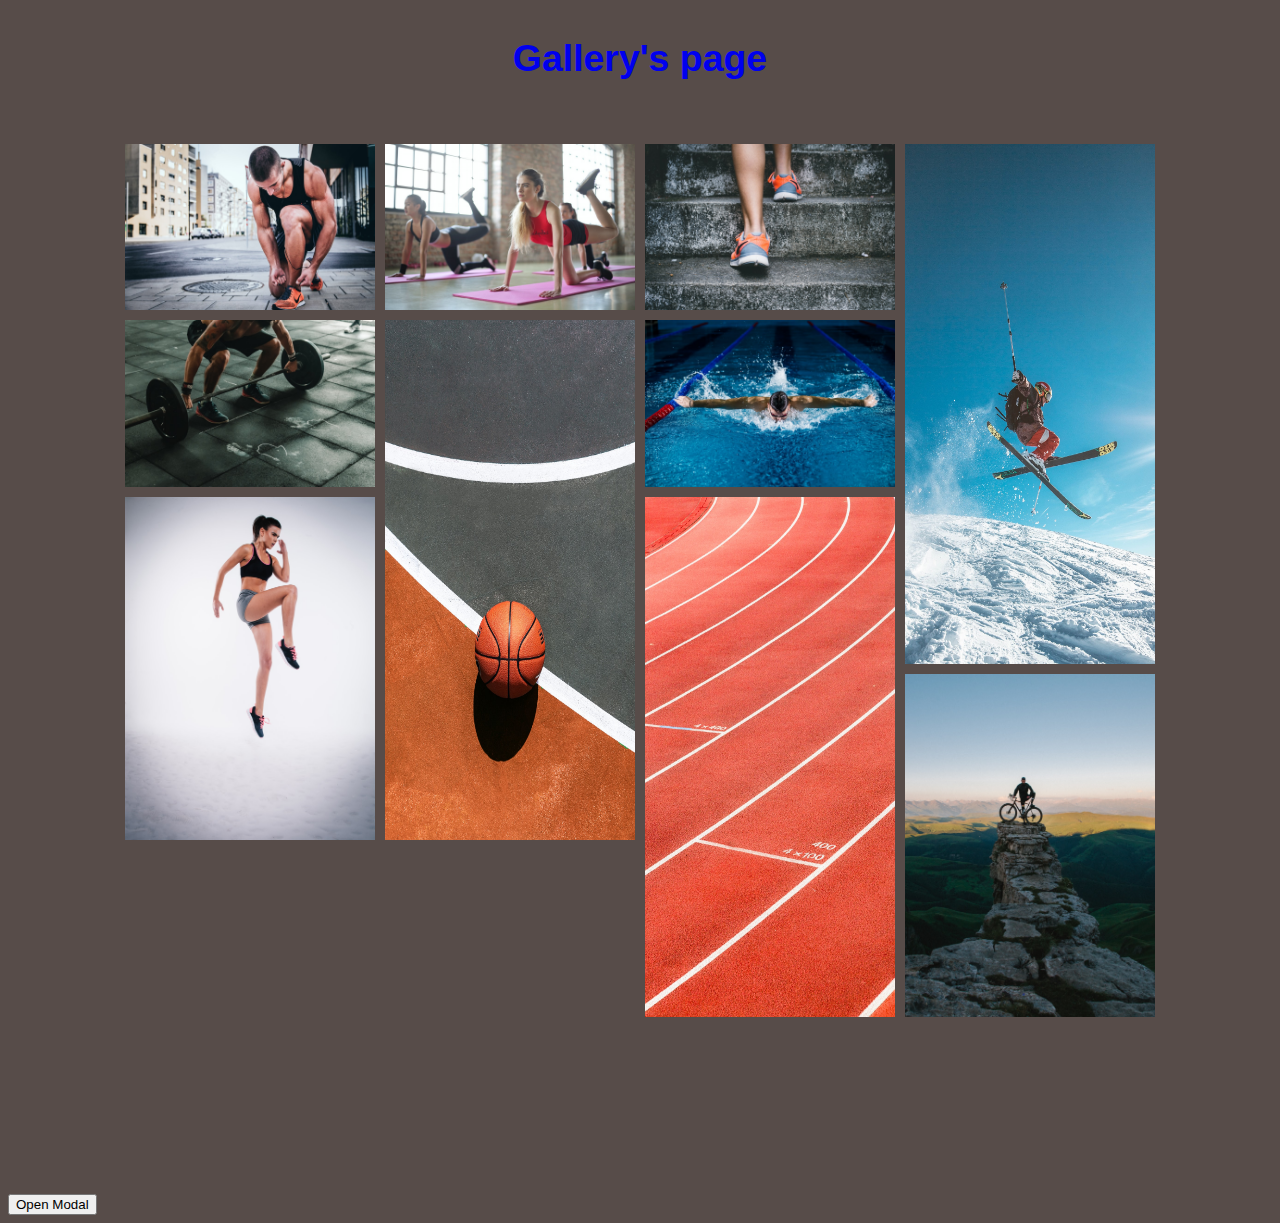
<file: ex01/src/index.html>
<!DOCTYPE html>
<html lang="en">

<head>
    <meta charset="UTF-8">
    <meta http-equiv="X-UA-Compatible" content="IE=edge">
    <meta name="viewport" content="width=device-width, initial-scale=1.0">
    <title>Gallery's page</title>
    <link rel="stylesheet" href="../style/index.css">
    <link rel="stylesheet" href="../images/">
    <link rel="stylesheet" href="../scripts/index.js">
    <link rel="stylesheet" href="../texts/">
</head>

<body>

    <main>
        <nav id="main"></nav>
        <a href="../images/" class="modall" target="_blank">
            <h3>Gallery's page</h3>
        </a>
        </nav>

        <div class="portfolio">
            <div class="portfolio-item small" class="myImg">
                <a href="image01.html"><img class="w-100" src="../images/img1.jpg"></a>
            </div>
            <div class="portfolio-item small" class="myImg">
                <a href="image02.html"><img class="w-100" src="../images/img2.jpg"></a>
            </div>
            <div class="portfolio-item small" class="myImg">
                <a href="image03.html"><img class="w-100" src="../images/img3.jpg"></a>
            </div>
            <div class="portfolio-item large" class="myImg">
                <a href="image04.html"><img class="w-100" src="../images/img4.jpg"></a>
            </div>
            <div class="portfolio-item small" class="myImg">
                <a href="image05.html"><img class="w-100" src="../images/img5.jpg"></a>
            </div>
            <div class="portfolio-item large" class="myImg">
                <a href="image06.html"><img class="w-100" src="../images/img6.jpg"></a>
            </div>
            <div class="portfolio-item small" class="myImg">
                <a href="image07.html"><img class="w-100" src="../images/img7.jpg"></a>
            </div>
            <div class="portfolio-item medium" class="myImg">
                <a href="image08.html"><img class="w-100" src="../images/img8.jpg"></a>
            </div>
            <div class="portfolio-item large" class="myImg">
                <a href="image09.html"><img class="w-100" src="../images/img9.jpg"></a>
            </div>
            <div class="portfolio-item medium" class="myImg">
                <a href="image10.html"><img class="w-100" src="../images/img10.jpg"></a>
            </div>
        </div>
        <!-- Trigger/Open The Modal -->
        <a href="../images/" target="_blank"><button id="myBtn">Open Modal</button></a>

        <!-- The Modal -->
        <div id="myModal" class="modal">

            <!-- Modal content -->
            <div class="modal-content">
                <span class="close">&times;</span>
                <p>Open Gallery's page</p>
            </div>

        </div>

</body>

</html>
</file>
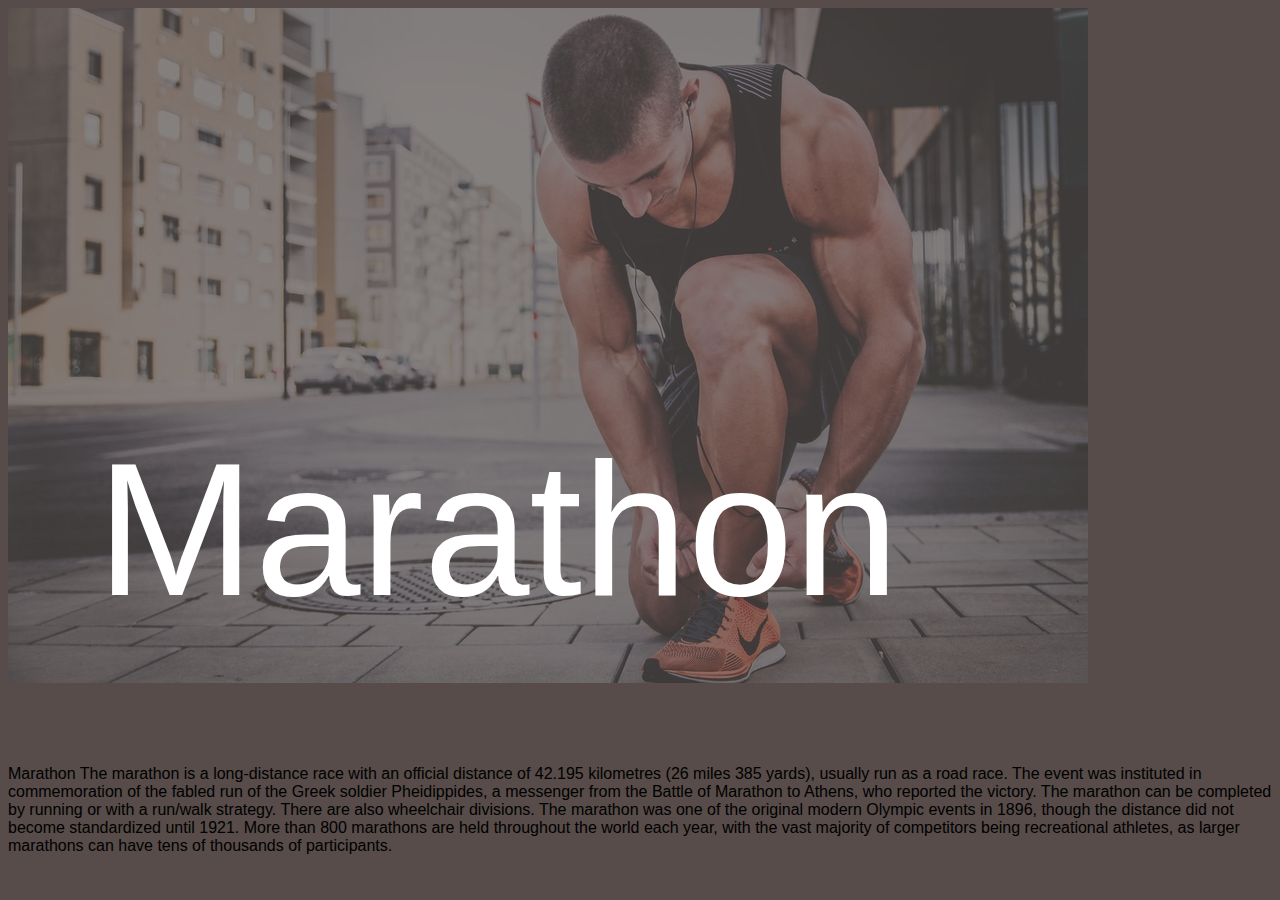
<file: ex01/src/image01.html>
<!DOCTYPE html>
<html lang="en">

<head>
    <meta charset="UTF-8">
    <meta http-equiv="X-UA-Compatible" content="IE=edge">
    <meta name="viewport" content="width=device-width, initial-scale=1.0">
    <title>modal</title>
    <link rel="stylesheet" href="../style/index.css">
    <link rel="stylesheet" href="../images/">
    <link rel="stylesheet" href="../scripts/index.js">
    <link rel="stylesheet" href="../texts/img1.txt">
</head>


<body>
    <section>
        <div class="title">
            <a href="../images/img1.jpg"><img src="../images/img1.jpg" alt="Marathon" title="Marathon" class="sjena"></a>
        </div>
    </section>
    <h1 class="text1">Marathon</h1>
    <p>Marathon The marathon is a long-distance race with an official distance of 42.195 kilometres (26 miles 385 yards), usually run as a road race. The event was instituted in commemoration of the fabled run of the Greek soldier Pheidippides, a messenger
        from the Battle of Marathon to Athens, who reported the victory. The marathon can be completed by running or with a run/walk strategy. There are also wheelchair divisions. The marathon was one of the original modern Olympic events in 1896, though
        the distance did not become standardized until 1921. More than 800 marathons are held throughout the world each year, with the vast majority of competitors being recreational athletes, as larger marathons can have tens of thousands of participants.</p>

</body>

</html>
</file>
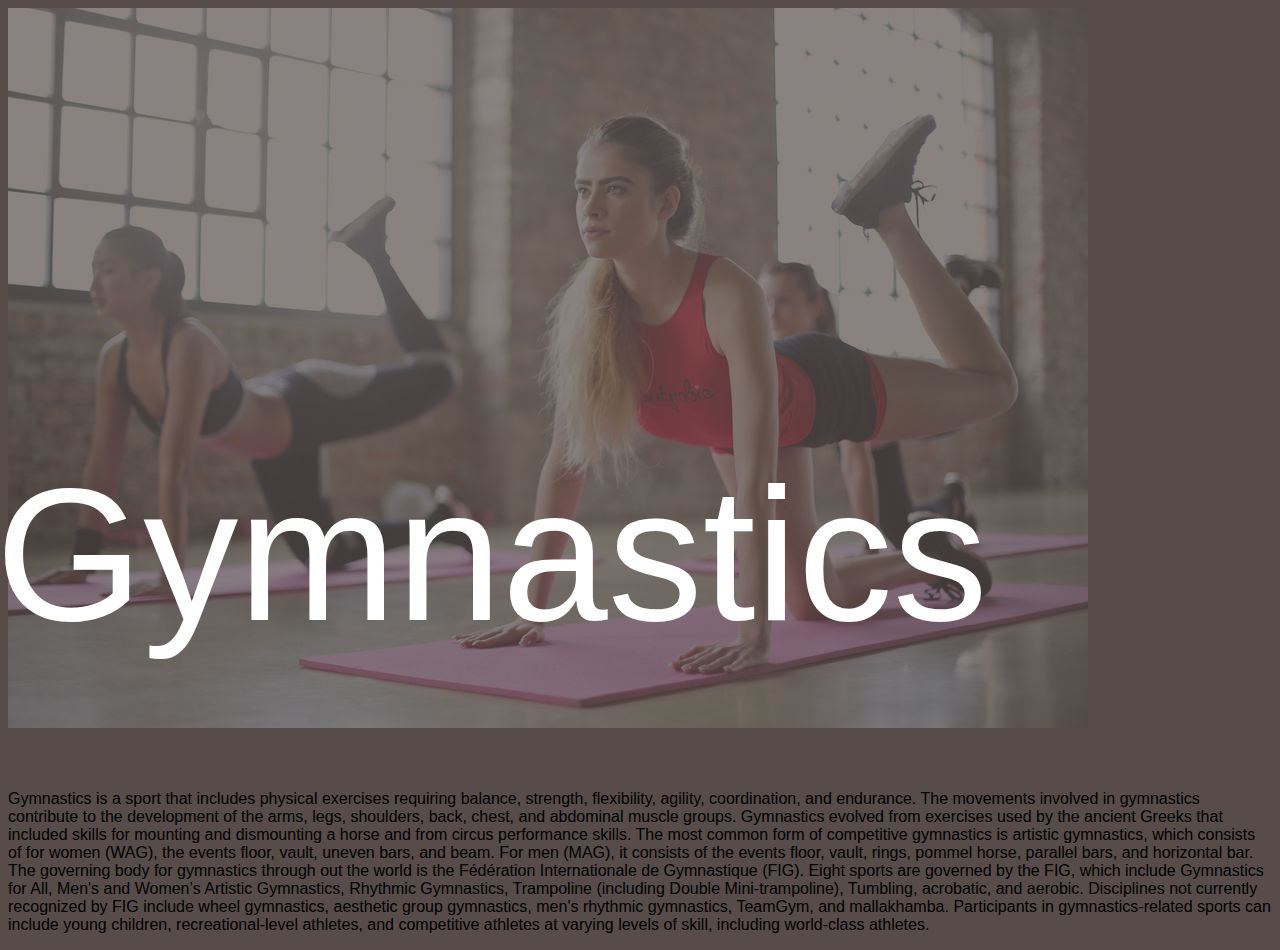
<file: ex01/src/image02.html>
<!DOCTYPE html>
<html lang="en">

<head>
    <meta charset="UTF-8">
    <meta http-equiv="X-UA-Compatible" content="IE=edge">
    <meta name="viewport" content="width=device-width, initial-scale=1.0">
    <title>modal</title>
    <link rel="stylesheet" href="../style/index.css">
    <link rel="stylesheet" href="../images/">
    <link rel="stylesheet" href="../scripts/index.js">
    <link rel="stylesheet" href="../texts/img2.txt">
</head>


<body>

</body>
<section>
    <div class="title">
        <a href="../images/img2.jpg"><img src="../images/img2.jpg" alt="Gymnastics" title="Gymnastics" class="sjena"></a>
    </div>
</section>
<h1 class="text2">Gymnastics</h1>
<p>Gymnastics is a sport that includes physical exercises requiring balance, strength, flexibility, agility, coordination, and endurance. The movements involved in gymnastics contribute to the development of the arms, legs, shoulders, back, chest, and abdominal
    muscle groups. Gymnastics evolved from exercises used by the ancient Greeks that included skills for mounting and dismounting a horse and from circus performance skills. The most common form of competitive gymnastics is artistic gymnastics, which
    consists of for women (WAG), the events floor, vault, uneven bars, and beam. For men (MAG), it consists of the events floor, vault, rings, pommel horse, parallel bars, and horizontal bar. The governing body for gymnastics through out the world is
    the Fédération Internationale de Gymnastique (FIG). Eight sports are governed by the FIG, which include Gymnastics for All, Men's and Women’s Artistic Gymnastics, Rhythmic Gymnastics, Trampoline (including Double Mini-trampoline), Tumbling, acrobatic,
    and aerobic. Disciplines not currently recognized by FIG include wheel gymnastics, aesthetic group gymnastics, men's rhythmic gymnastics, TeamGym, and mallakhamba. Participants in gymnastics-related sports can include young children, recreational-level
    athletes, and competitive athletes at varying levels of skill, including world-class athletes.</p>

</html>
</file>
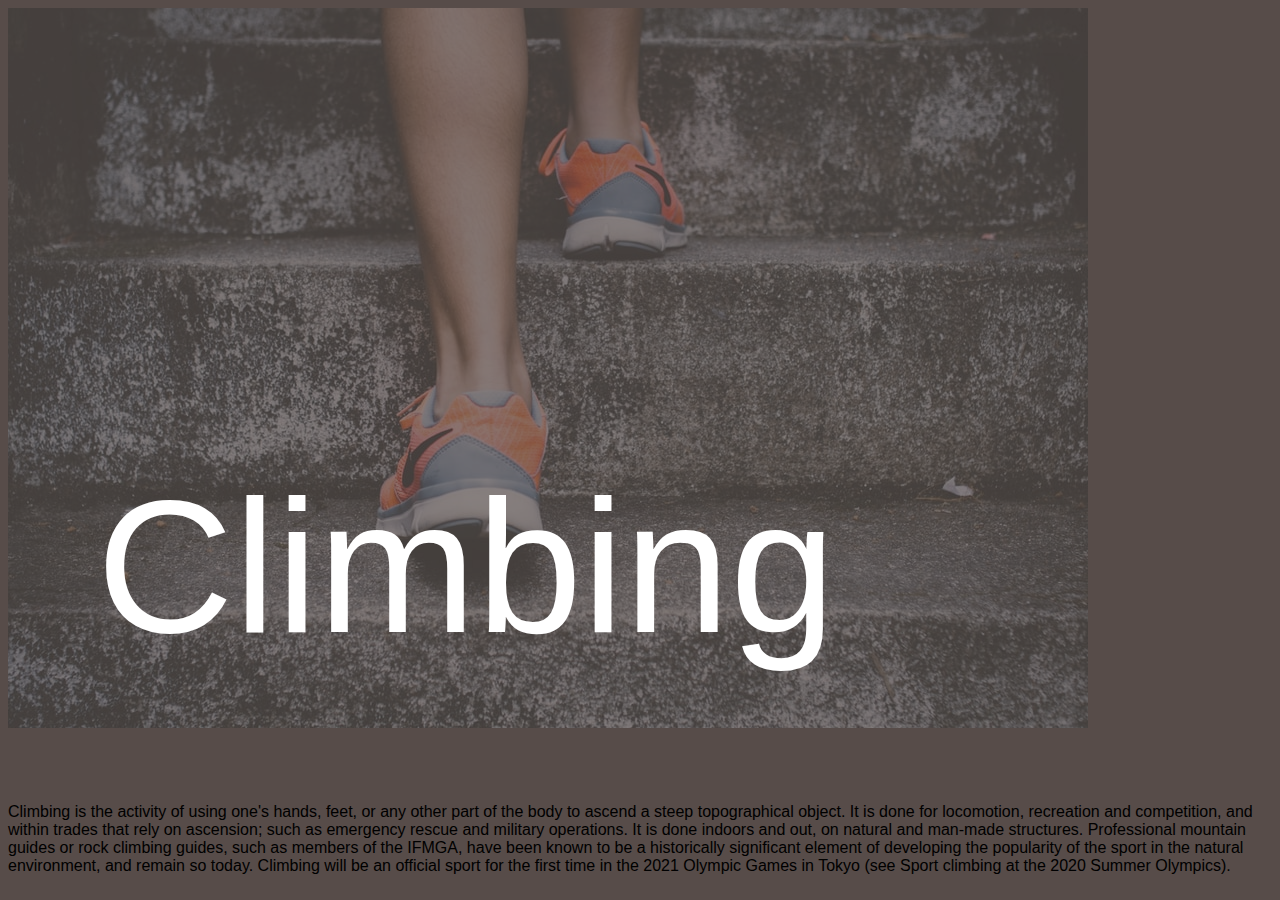
<file: ex01/src/image03.html>
<!DOCTYPE html>
<html lang="en">

<head>
    <meta charset="UTF-8">
    <meta http-equiv="X-UA-Compatible" content="IE=edge">
    <meta name="viewport" content="width=device-width, initial-scale=1.0">
    <title>modal</title>
    <link rel="stylesheet" href="../style/index.css">
    <link rel="stylesheet" href="../images/">
    <link rel="stylesheet" href="../scripts/index.js">
    <link rel="stylesheet" href="../texts/img3.txt">
</head>

<body>
    <section>
        <div class="title">
            <a href="../images/img3.jpg"><img src="../images/img3.jpg" alt="Climbing" title="Climbing" class="sjena"></a>
        </div>
    </section>
    <h1 class="text3">Climbing</h1>
    <p>Climbing is the activity of using one's hands, feet, or any other part of the body to ascend a steep topographical object. It is done for locomotion, recreation and competition, and within trades that rely on ascension; such as emergency rescue and
        military operations. It is done indoors and out, on natural and man-made structures. Professional mountain guides or rock climbing guides, such as members of the IFMGA, have been known to be a historically significant element of developing the
        popularity of the sport in the natural environment, and remain so today. Climbing will be an official sport for the first time in the 2021 Olympic Games in Tokyo (see Sport climbing at the 2020 Summer Olympics).</p>
</body>

</html>
</file>
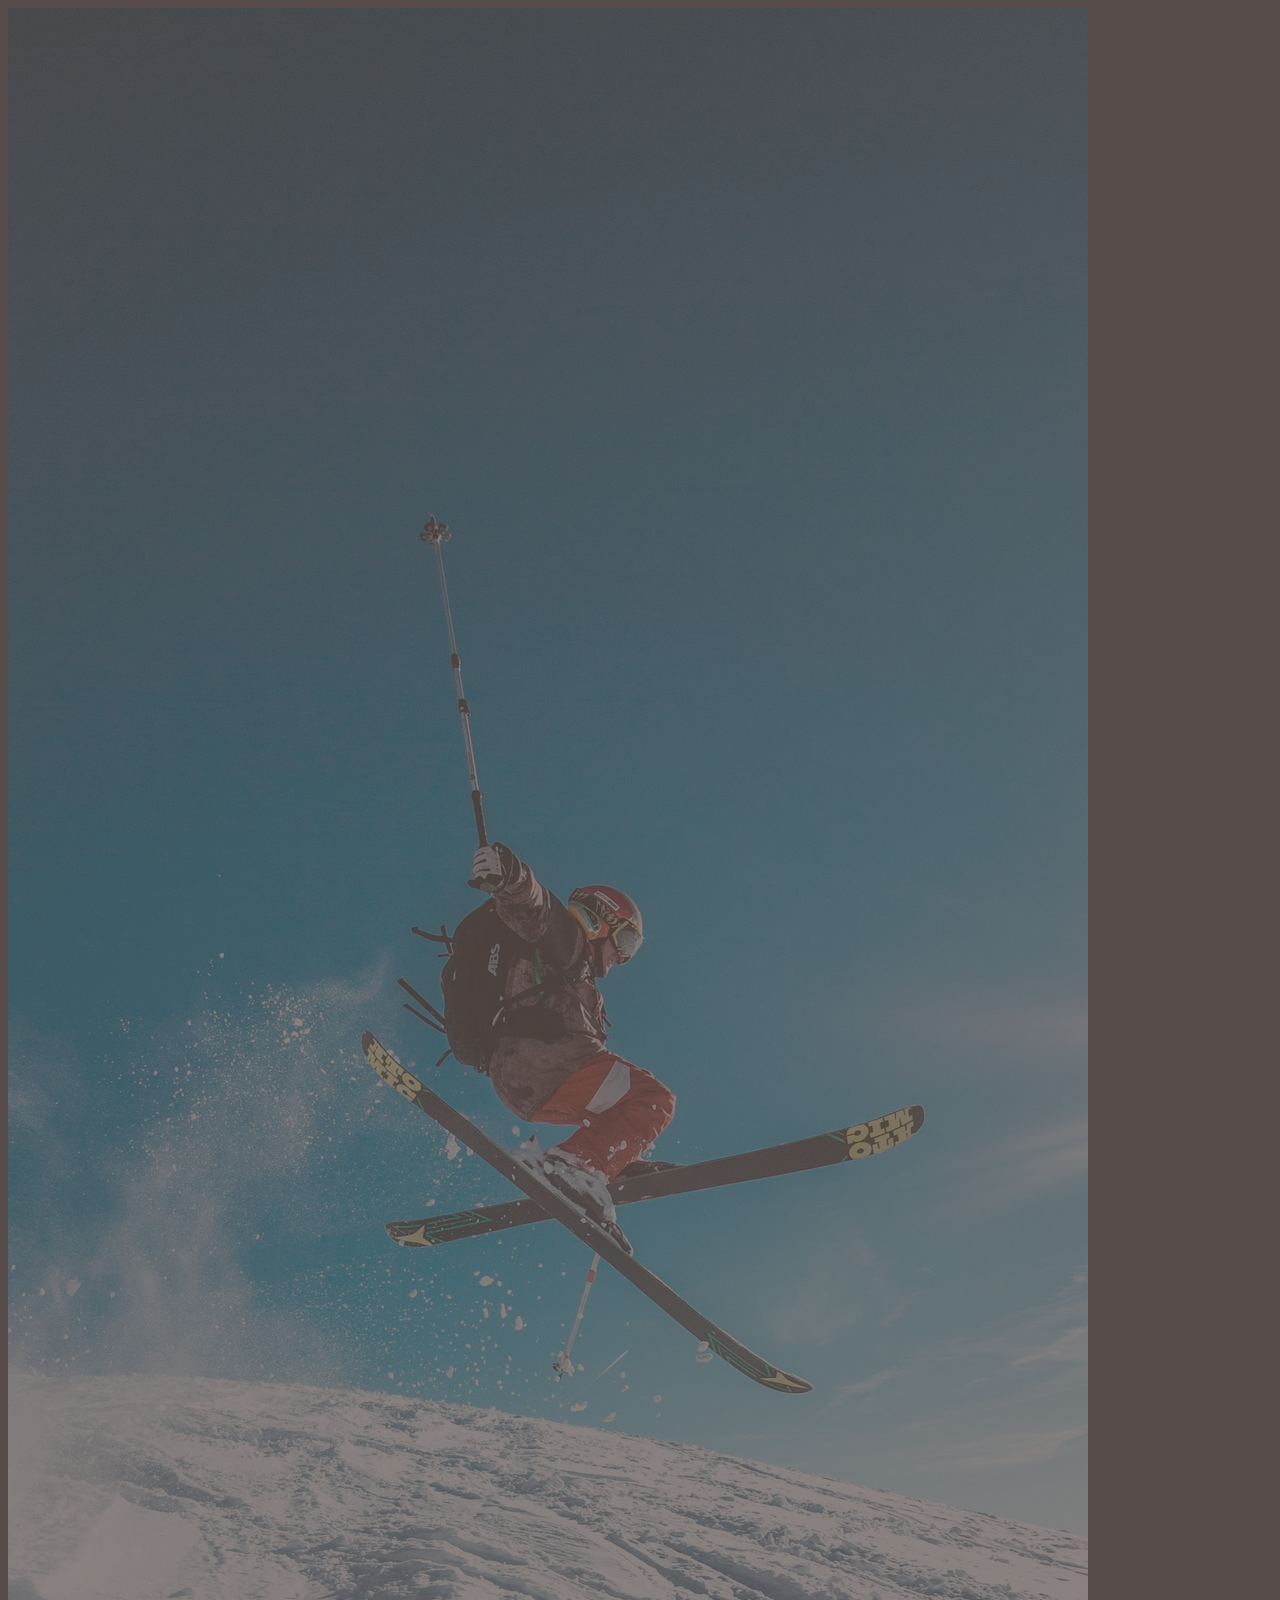
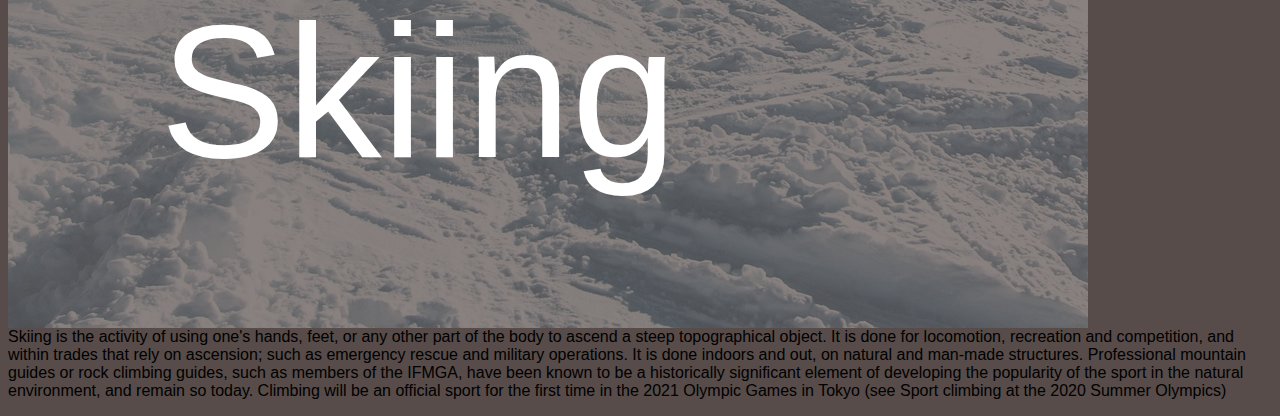
<file: ex01/src/image04.html>
<!DOCTYPE html>
<html lang="en">

<head>
    <meta charset="UTF-8">
    <meta http-equiv="X-UA-Compatible" content="IE=edge">
    <meta name="viewport" content="width=device-width, initial-scale=1.0">
    <title>modal</title>
    <link rel="stylesheet" href="../style/index.css">
    <link rel="stylesheet" href="../images/">
    <link rel="stylesheet" href="../scripts/index.js">
    <link rel="stylesheet" href="../texts/img4.txt">
</head>

<body>
    <section>
        <div class="title">
            <a href="../images/img4.jpg"><img src="../images/img4.jpg" alt="Skiing" title="Skiing" class="sjena"></a>
        </div>
    </section>
    <h1 class="text4">Skiing</h1>
    <p>Skiing is the activity of using one's hands, feet, or any other part of the body to ascend a steep topographical object. It is done for locomotion, recreation and competition, and within trades that rely on ascension; such as emergency rescue and
        military operations. It is done indoors and out, on natural and man-made structures. Professional mountain guides or rock climbing guides, such as members of the IFMGA, have been known to be a historically significant element of developing the
        popularity of the sport in the natural environment, and remain so today. Climbing will be an official sport for the first time in the 2021 Olympic Games in Tokyo (see Sport climbing at the 2020 Summer Olympics)</p>
</body>

</html>
</file>
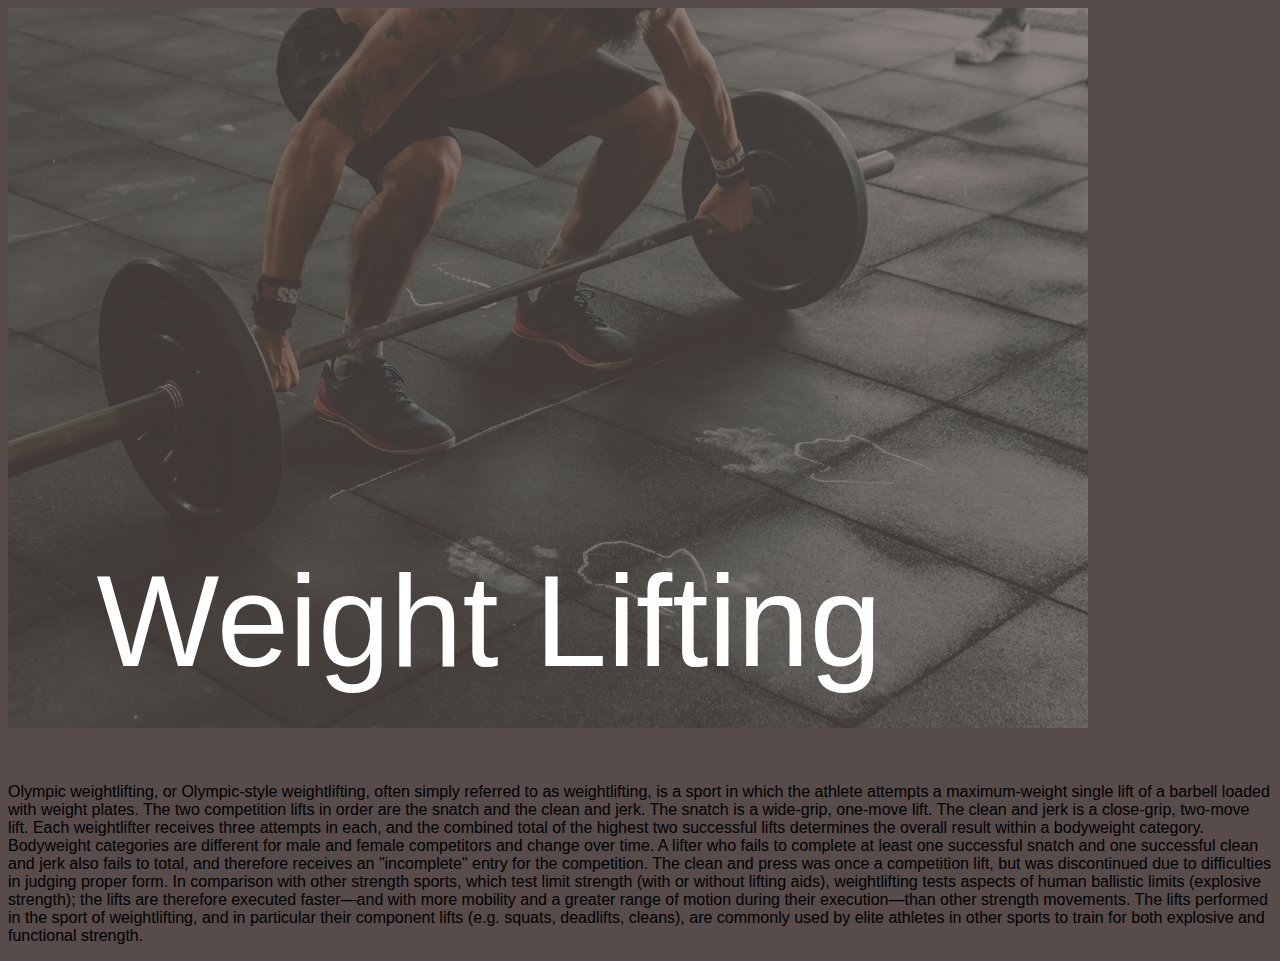
<file: ex01/src/image05.html>
<!DOCTYPE html>
<html lang="en">

<head>
    <meta charset="UTF-8">
    <meta http-equiv="X-UA-Compatible" content="IE=edge">
    <meta name="viewport" content="width=device-width, initial-scale=1.0">
    <title>modal</title>
    <link rel="stylesheet" href="../style/index.css">
    <link rel="stylesheet" href="../images/">
    <link rel="stylesheet" href="../scripts/index.js">
    <link rel="stylesheet" href="../texts/img5.txt">
</head>

<body>
    <section>
        <div class="title">
            <a href="../images/img5.jpg"><img src="../images/img5.jpg" alt="Weight Lifting" title="Weight Lifting" class="sjena"></a>
        </div>
    </section>
    <h1 class="text5">Weight Lifting</h1>
    <p>Olympic weightlifting, or Olympic-style weightlifting, often simply referred to as weightlifting, is a sport in which the athlete attempts a maximum-weight single lift of a barbell loaded with weight plates. The two competition lifts in order are
        the snatch and the clean and jerk. The snatch is a wide-grip, one-move lift. The clean and jerk is a close-grip, two-move lift. Each weightlifter receives three attempts in each, and the combined total of the highest two successful lifts determines
        the overall result within a bodyweight category. Bodyweight categories are different for male and female competitors and change over time. A lifter who fails to complete at least one successful snatch and one successful clean and jerk also fails
        to total, and therefore receives an "incomplete" entry for the competition. The clean and press was once a competition lift, but was discontinued due to difficulties in judging proper form. In comparison with other strength sports, which test
        limit strength (with or without lifting aids), weightlifting tests aspects of human ballistic limits (explosive strength); the lifts are therefore executed faster—and with more mobility and a greater range of motion during their execution—than
        other strength movements. The lifts performed in the sport of weightlifting, and in particular their component lifts (e.g. squats, deadlifts, cleans), are commonly used by elite athletes in other sports to train for both explosive and functional
        strength.
    </p>
</body>

</html>
</file>
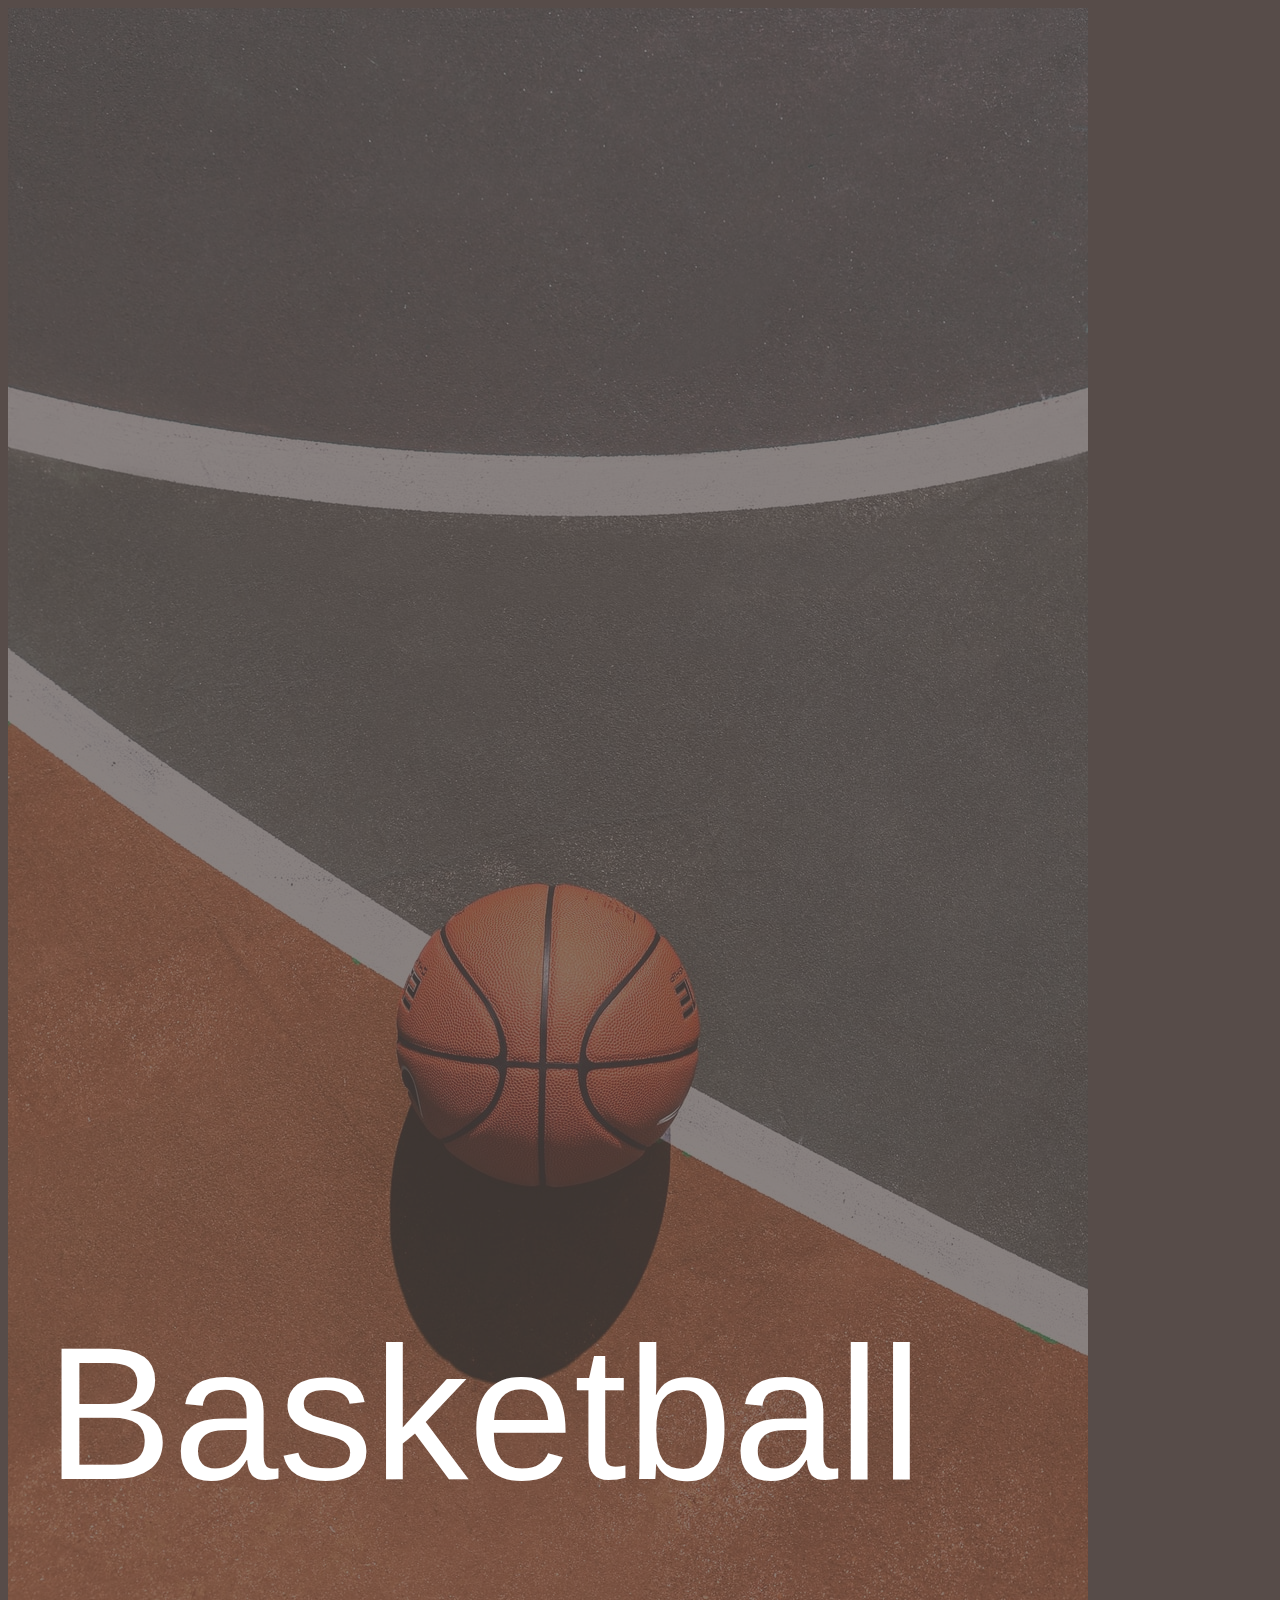
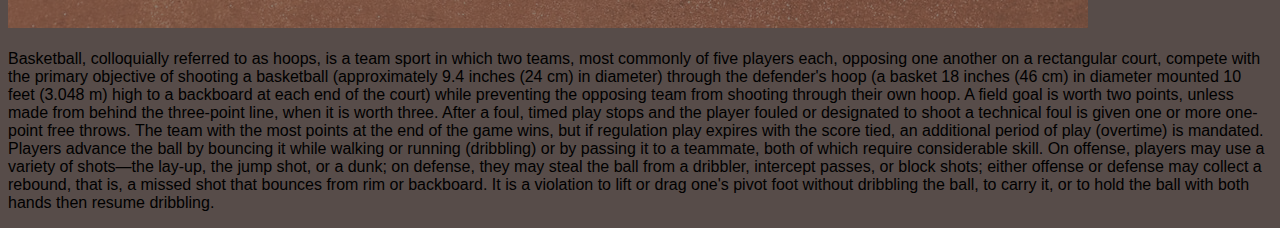
<file: ex01/src/image06.html>
<!DOCTYPE html>
<html lang="en">

<head>
    <meta charset="UTF-8">
    <meta http-equiv="X-UA-Compatible" content="IE=edge">
    <meta name="viewport" content="width=device-width, initial-scale=1.0">
    <title>modal</title>
    <link rel="stylesheet" href="../style/index.css">
    <link rel="stylesheet" href="../images/">
    <link rel="stylesheet" href="../scripts/index.js">
    <link rel="stylesheet" href="../texts/img6.txt">
</head>

<body>
    <section>
        <div class="title">
            <a href="../images/img6.jpg"><img src="../images/img6.jpg" alt="Basketball" title="Basketball" class="sjena"></a>
        </div>
    </section>
    <h1 class="text6">Basketball</h1>
    <p>Basketball, colloquially referred to as hoops, is a team sport in which two teams, most commonly of five players each, opposing one another on a rectangular court, compete with the primary objective of shooting a basketball (approximately 9.4 inches
        (24 cm) in diameter) through the defender's hoop (a basket 18 inches (46 cm) in diameter mounted 10 feet (3.048 m) high to a backboard at each end of the court) while preventing the opposing team from shooting through their own hoop. A field goal
        is worth two points, unless made from behind the three-point line, when it is worth three. After a foul, timed play stops and the player fouled or designated to shoot a technical foul is given one or more one-point free throws. The team with the
        most points at the end of the game wins, but if regulation play expires with the score tied, an additional period of play (overtime) is mandated. Players advance the ball by bouncing it while walking or running (dribbling) or by passing it to
        a teammate, both of which require considerable skill. On offense, players may use a variety of shots—the lay-up, the jump shot, or a dunk; on defense, they may steal the ball from a dribbler, intercept passes, or block shots; either offense or
        defense may collect a rebound, that is, a missed shot that bounces from rim or backboard. It is a violation to lift or drag one's pivot foot without dribbling the ball, to carry it, or to hold the ball with both hands then resume dribbling.</p>
</body>

</html>
</file>
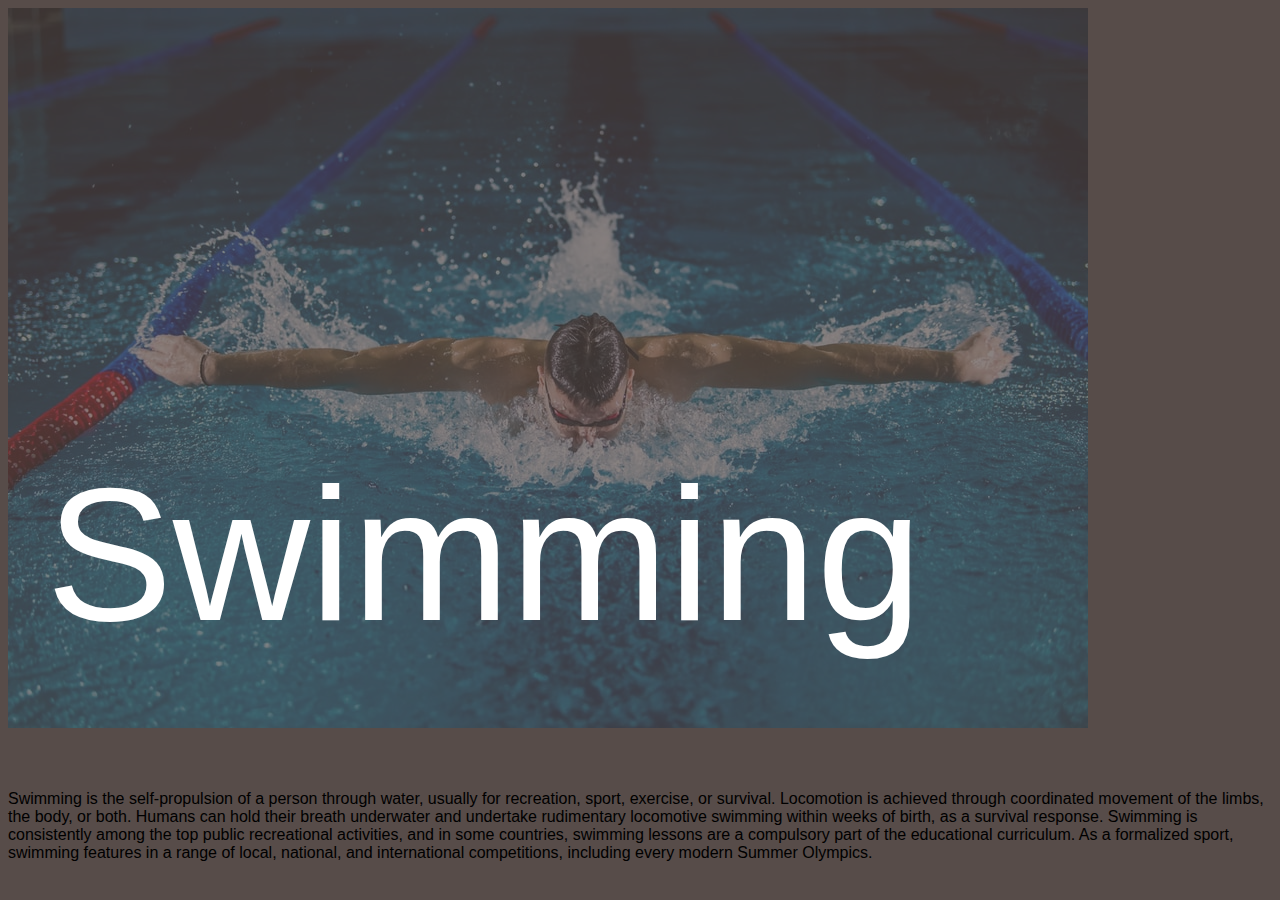
<file: ex01/src/image07.html>
<!DOCTYPE html>
<html lang="en">

<head>
    <meta charset="UTF-8">
    <meta http-equiv="X-UA-Compatible" content="IE=edge">
    <meta name="viewport" content="width=device-width, initial-scale=1.0">
    <title>modal</title>
    <link rel="stylesheet" href="../style/index.css">
    <link rel="stylesheet" href="../images/">
    <link rel="stylesheet" href="../scripts/index.js">
    <link rel="stylesheet" href="../texts/img7.txt">
</head>

<body>
    <section>
        <div class="title">
            <a href="../images/img7.jpg"><img src="../images/img7.jpg" alt="Swimming" title="Swimming" class="sjena"></a>
        </div>
    </section>
    <h1 class="text7">Swimming</h1>
    <p>Swimming is the self-propulsion of a person through water, usually for recreation, sport, exercise, or survival. Locomotion is achieved through coordinated movement of the limbs, the body, or both. Humans can hold their breath underwater and undertake
        rudimentary locomotive swimming within weeks of birth, as a survival response. Swimming is consistently among the top public recreational activities, and in some countries, swimming lessons are a compulsory part of the educational curriculum.
        As a formalized sport, swimming features in a range of local, national, and international competitions, including every modern Summer Olympics.</p>
</body>

</html>
</file>
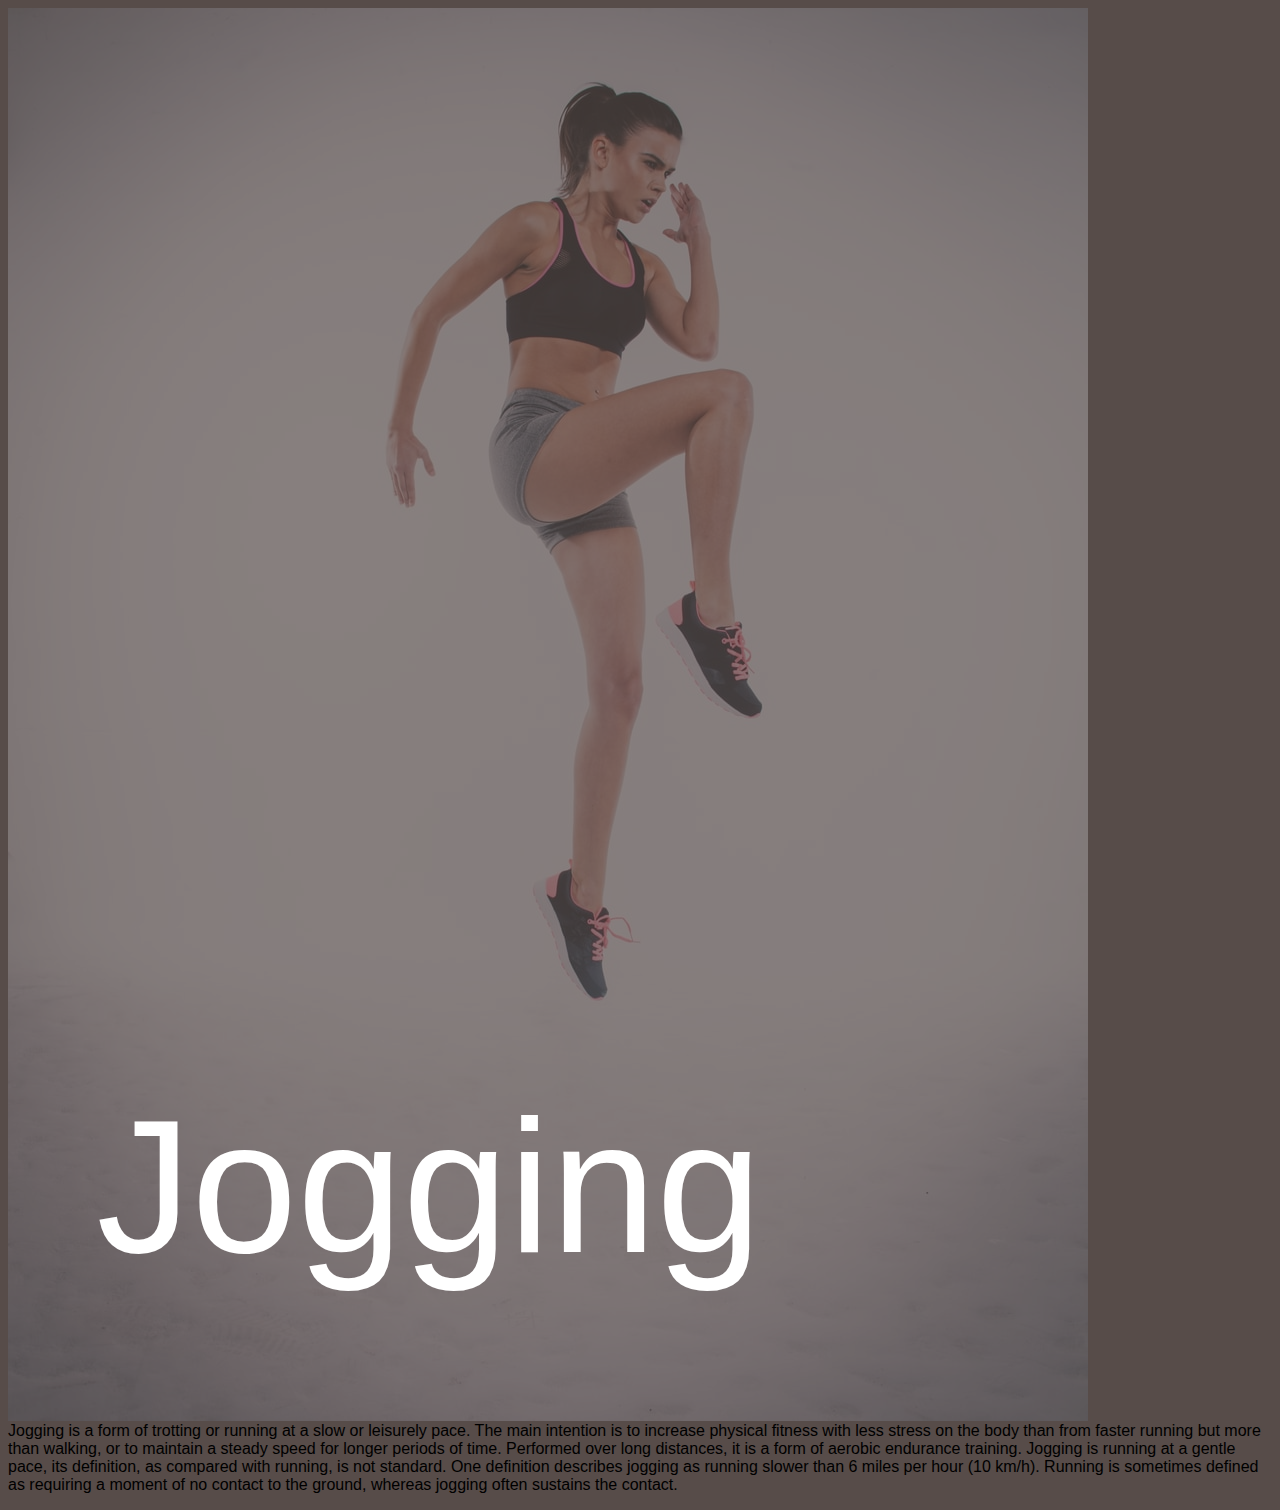
<file: ex01/src/image08.html>
<!DOCTYPE html>
<html lang="en">

<head>
    <meta charset="UTF-8">
    <meta http-equiv="X-UA-Compatible" content="IE=edge">
    <meta name="viewport" content="width=device-width, initial-scale=1.0">
    <title>modal</title>
    <link rel="stylesheet" href="../style/index.css">
    <link rel="stylesheet" href="../images/">
    <link rel="stylesheet" href="../scripts/index.js">
    <link rel="stylesheet" href="../texts/img8.txt">
</head>

<body>
    <section>
        <div class="title">
            <a href="../images/img8.jpg"><img src="../images/img8.jpg" alt="Jogging" title="Jogging" class="sjena"></a>
        </div>
    </section>
    <h1 class="text8">Jogging</h1>
    <p>Jogging is a form of trotting or running at a slow or leisurely pace. The main intention is to increase physical fitness with less stress on the body than from faster running but more than walking, or to maintain a steady speed for longer periods
        of time. Performed over long distances, it is a form of aerobic endurance training. Jogging is running at a gentle pace, its definition, as compared with running, is not standard. One definition describes jogging as running slower than 6 miles
        per hour (10 km/h). Running is sometimes defined as requiring a moment of no contact to the ground, whereas jogging often sustains the contact.</p>
</body>

</html>
</file>
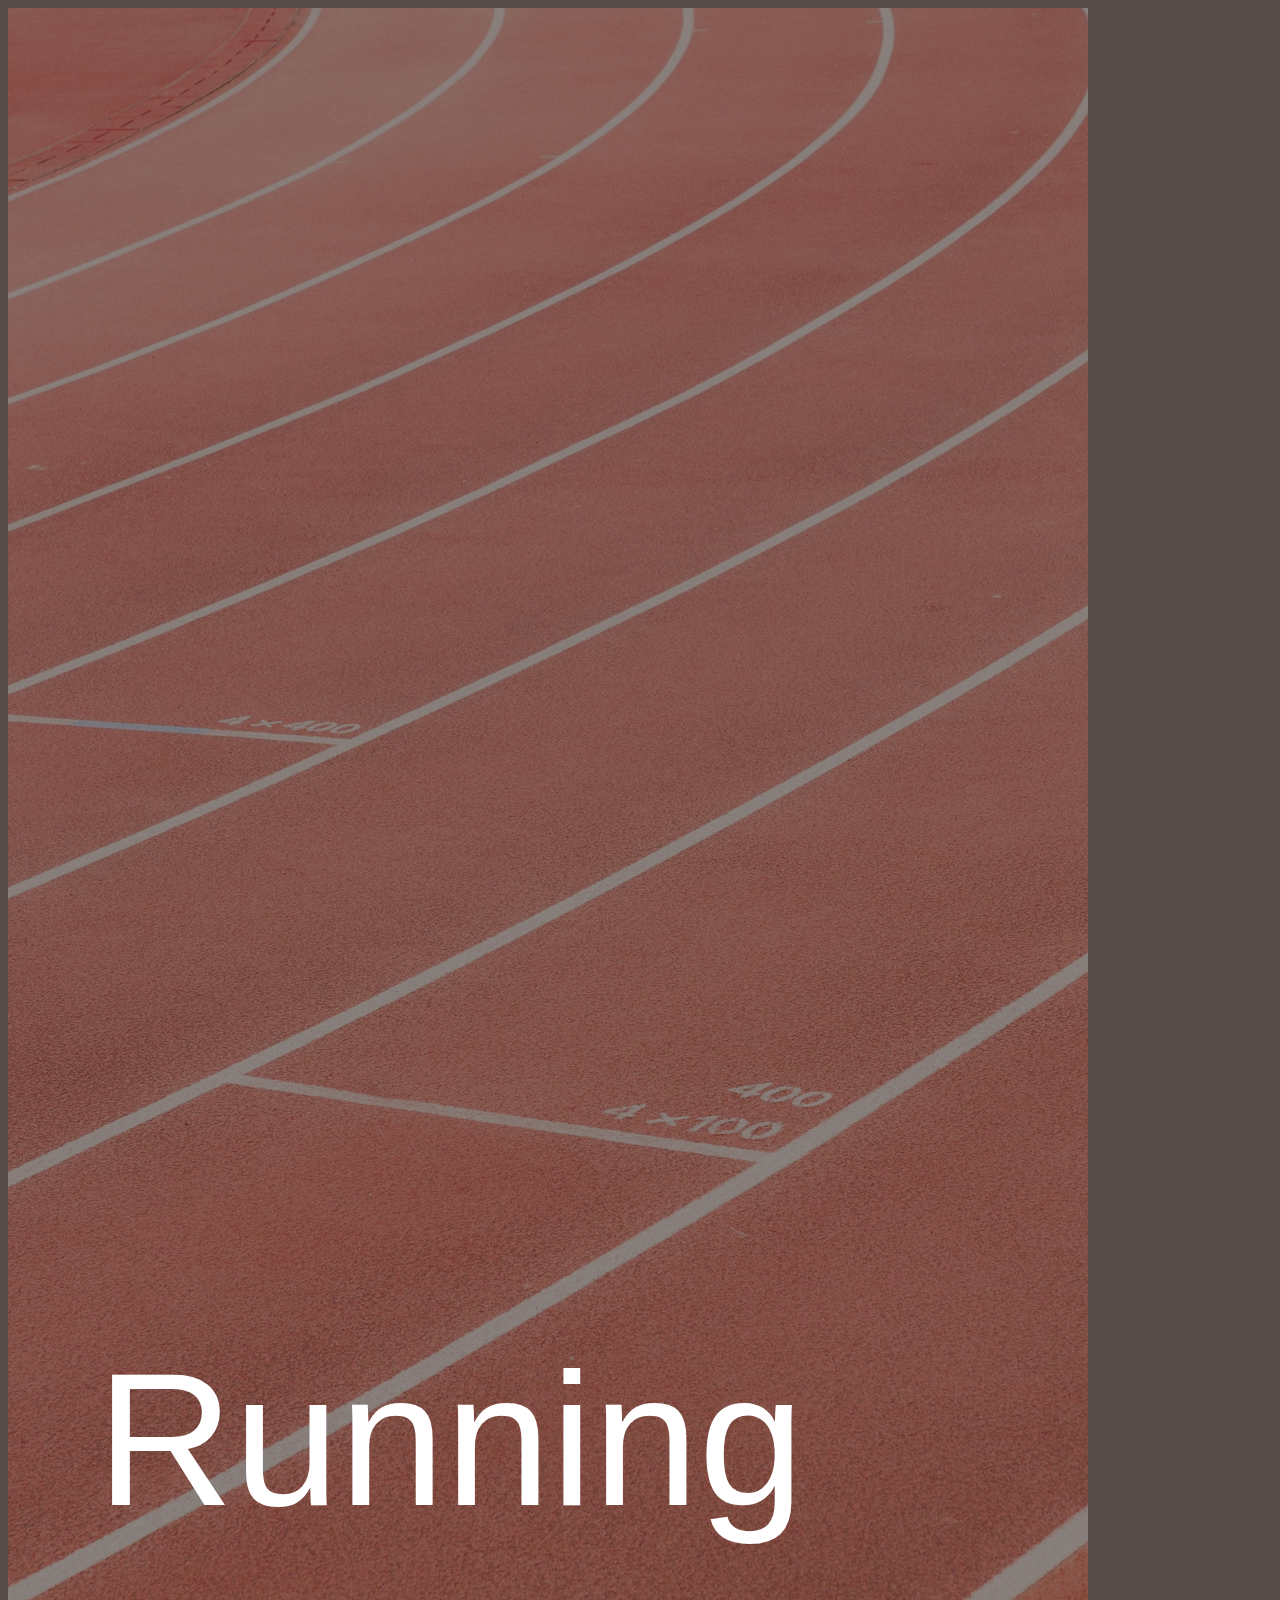
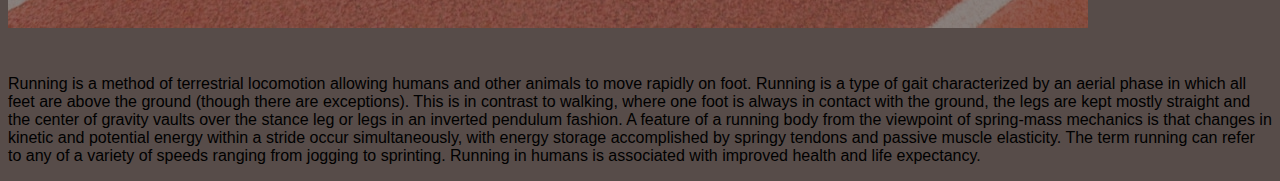
<file: ex01/src/image09.html>
<!DOCTYPE html>
<html lang="en">

<head>
    <meta charset="UTF-8">
    <meta http-equiv="X-UA-Compatible" content="IE=edge">
    <meta name="viewport" content="width=device-width, initial-scale=1.0">
    <title>modal</title>
    <link rel="stylesheet" href="../style/index.css">
    <link rel="stylesheet" href="../images/">
    <link rel="stylesheet" href="../scripts/index.js">
    <link rel="stylesheet" href="../texts/img9.txt">
</head>

<body>
    <section>
        <div class="title">
            <a href="../images/img9.jpg"><img src="../images/img9.jpg" alt="Running" title="Running" class="sjena"></a>
        </div>
    </section>
    <h1 class="text9">Running</h1>
    <p>Running is a method of terrestrial locomotion allowing humans and other animals to move rapidly on foot. Running is a type of gait characterized by an aerial phase in which all feet are above the ground (though there are exceptions). This is in contrast
        to walking, where one foot is always in contact with the ground, the legs are kept mostly straight and the center of gravity vaults over the stance leg or legs in an inverted pendulum fashion. A feature of a running body from the viewpoint of
        spring-mass mechanics is that changes in kinetic and potential energy within a stride occur simultaneously, with energy storage accomplished by springy tendons and passive muscle elasticity. The term running can refer to any of a variety of speeds
        ranging from jogging to sprinting. Running in humans is associated with improved health and life expectancy.</p>
</body>

</html>
</file>
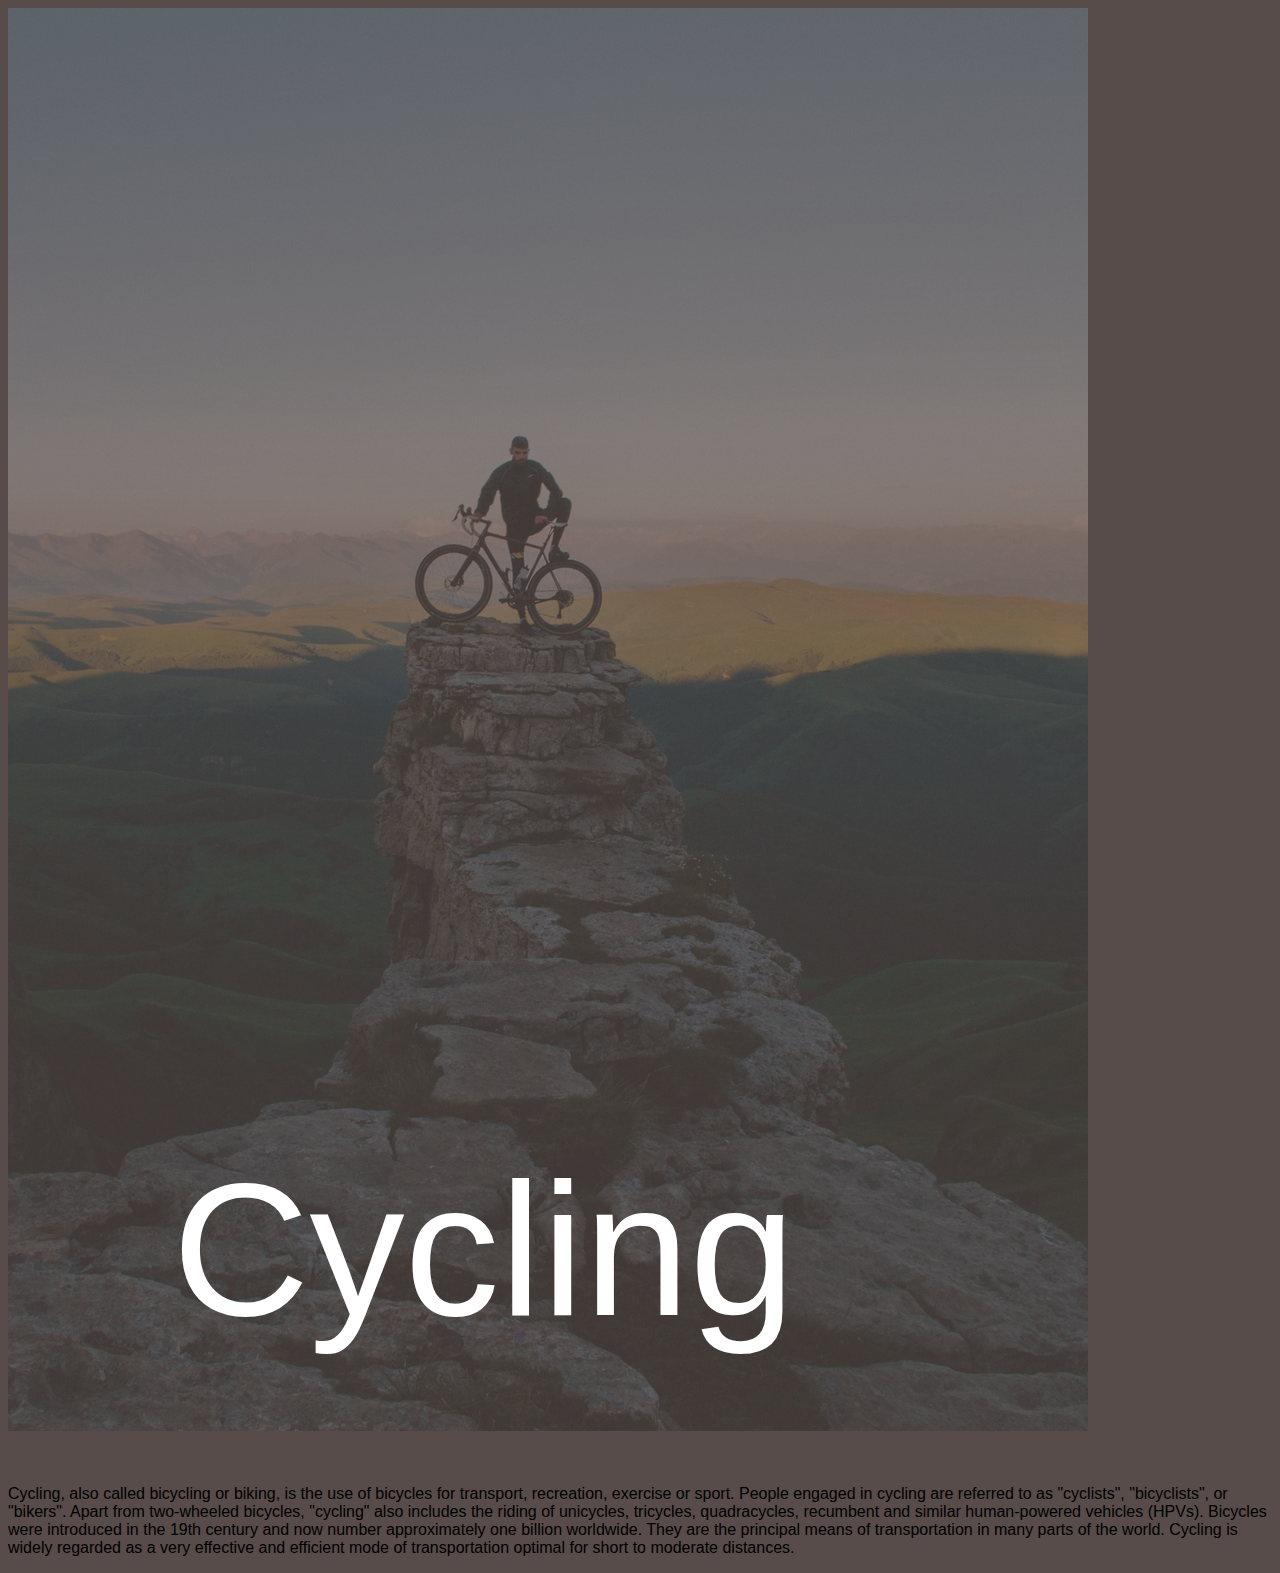
<file: ex01/src/image10.html>
<!DOCTYPE html>
<html lang="en">

<head>
    <meta charset="UTF-8">
    <meta http-equiv="X-UA-Compatible" content="IE=edge">
    <meta name="viewport" content="width=device-width, initial-scale=1.0">
    <title>modal</title>
    <link rel="stylesheet" href="../style/index.css">
    <link rel="stylesheet" href="../images/">
    <link rel="stylesheet" href="../scripts/index.js">
    <link rel="stylesheet" href="../texts/img10.txt">
</head>

<body>
    <section>
        <div class="title">
            <a href="../images/img10.jpg"><img src="../images/img10.jpg" alt="Cycling" title="Cycling" class="sjena"></a>
        </div>
    </section>
    <h1 class="text10">Cycling</h1>
    <p>Cycling, also called bicycling or biking, is the use of bicycles for transport, recreation, exercise or sport. People engaged in cycling are referred to as "cyclists", "bicyclists", or "bikers". Apart from two-wheeled bicycles, "cycling" also includes
        the riding of unicycles, tricycles, quadracycles, recumbent and similar human-powered vehicles (HPVs). Bicycles were introduced in the 19th century and now number approximately one billion worldwide. They are the principal means of transportation
        in many parts of the world. Cycling is widely regarded as a very effective and efficient mode of transportation optimal for short to moderate distances.</p>
</body>

</html>
</file>
<file: ex01/style/index.css>
body {
    background-color: #574C49;
}

.modall {
    text-decoration: none;
    font-family: Verdana, Geneva, Tahoma, sans-serif;
    font-size: xx-large;
    text-align: center;
}

.w-100 {
    width: 250px;
    float: left;
    display: flex;
    justify-content: center;
    justify-items: center;
    height: 100%;
}

.portfolio {
    border-radius: 5px;
    cursor: pointer;
    transition: 0.3s;
    padding-left: 10%;
    padding-right: 10%;
    padding-top: 20px;
    padding-block: 0;
    min-height: 100vh;
    flex: 1 1 60%;
    display: grid;
    grid-gap: 10px;
    grid-template-rows: repeat(6, 1fr);
    grid-template-columns: repeat(4, 1fr);
    justify-items: center;
    justify-content: center;
    margin-top: 5%;
}

.portfolio-item.medium {
    grid-row: span 2;
    grid-column: span 1;
}

.portfolio-item.large {
    grid-row: span 3;
    grid-column: span 1;
}

.portfolio-item.small {
    grid-row: span 1;
    grid-column: span 1;
}

.portfolio-item.small:hover {
    opacity: 0.7;
}

.portfolio-item.medium:hover {
    opacity: 0.7;
}

.portfolio-item.large:hover {
    opacity: 0.7;
}

.sjena {
    opacity: 0.3;
}

.title {
    width: 50%;
    height: 50%;
}

section {
    width: 500px;
    height: 500px;
    overflow-wrap: normal;
    position: relative;
}

p {
    font-family: Verdana, Geneva, Tahoma, sans-serif;
}

.text1 {
    z-index: 1;
    color: white;
    font-family: Verdana, Geneva, Tahoma, sans-serif;
    font-size: 190px;
    position: relative;
    margin-top: -7%;
    text-align: justify;
    text-indent: 7%;
    font-weight: normal;
}

.text2 {
    z-index: 1;
    color: white;
    font-family: Verdana, Geneva, Tahoma, sans-serif;
    font-size: 190px;
    position: relative;
    margin-top: -5%;
    text-align: justify;
    text-indent: -1%;
    font-weight: normal;
}

.text3 {
    z-index: 1;
    color: white;
    font-family: Verdana, Geneva, Tahoma, sans-serif;
    font-size: 190px;
    position: relative;
    margin-top: -4%;
    text-align: justify;
    text-indent: 7%;
    font-weight: normal;
}

.text4 {
    z-index: 1;
    color: white;
    font-family: Verdana, Geneva, Tahoma, sans-serif;
    font-size: 190px;
    position: relative;
    margin-top: 85%;
    text-align: justify;
    text-indent: 12%;
    font-weight: normal;
}

.text5 {
    z-index: 1;
    color: white;
    font-family: Verdana, Geneva, Tahoma, sans-serif;
    font-size: 130px;
    position: relative;
    margin-top: 3%;
    text-align: justify;
    text-indent: 7%;
    font-weight: normal;
}

.text6 {
    z-index: 1;
    color: white;
    font-family: Verdana, Geneva, Tahoma, sans-serif;
    font-size: 190px;
    position: relative;
    margin-top: 63%;
    text-align: justify;
    text-indent: 3%;
    font-weight: normal;
}

.text7 {
    z-index: 1;
    color: white;
    font-family: Verdana, Geneva, Tahoma, sans-serif;
    font-size: 190px;
    position: relative;
    margin-top: -5%;
    text-align: justify;
    text-indent: 3%;
    font-weight: normal;
}

.text8 {
    z-index: 1;
    color: white;
    font-family: Verdana, Geneva, Tahoma, sans-serif;
    font-size: 190px;
    position: relative;
    margin-top: 45%;
    text-align: justify;
    text-indent: 7%;
    font-weight: normal;
}

.text9 {
    z-index: 1;
    color: white;
    font-family: Verdana, Geneva, Tahoma, sans-serif;
    font-size: 190px;
    position: relative;
    margin-top: 65%;
    text-align: justify;
    text-indent: 7%;
    font-weight: normal;
}

.text10 {
    z-index: 1;
    color: white;
    font-family: Verdana, Geneva, Tahoma, sans-serif;
    font-size: 190px;
    position: relative;
    margin-top: 50%;
    text-align: justify;
    text-indent: 13%;
    font-weight: normal;
}


/* The Modal (background) */

.modal {
    display: none;
    /* Hidden by default */
    position: fixed;
    /* Stay in place */
    z-index: 1;
    /* Sit on top */
    left: 0;
    top: 0;
    width: 100%;
    /* Full width */
    height: 100%;
    /* Full height */
    overflow: auto;
    /* Enable scroll if needed */
    background-color: rgb(0, 0, 0);
    /* Fallback color */
    background-color: rgba(0, 0, 0, 0.4);
    /* Black w/ opacity */
}


/* Modal Content/Box */

.modal-content {
    background-color: #fefefe;
    margin: 15% auto;
    /* 15% from the top and centered */
    padding: 20px;
    border: 1px solid #888;
    width: 80%;
    /* Could be more or less, depending on screen size */
}


/* The Close Button */

.close {
    color: #aaa;
    float: right;
    font-size: 28px;
    font-weight: bold;
}

.close:hover,
.close:focus {
    color: black;
    text-decoration: none;
    cursor: pointer;
}
</file>
